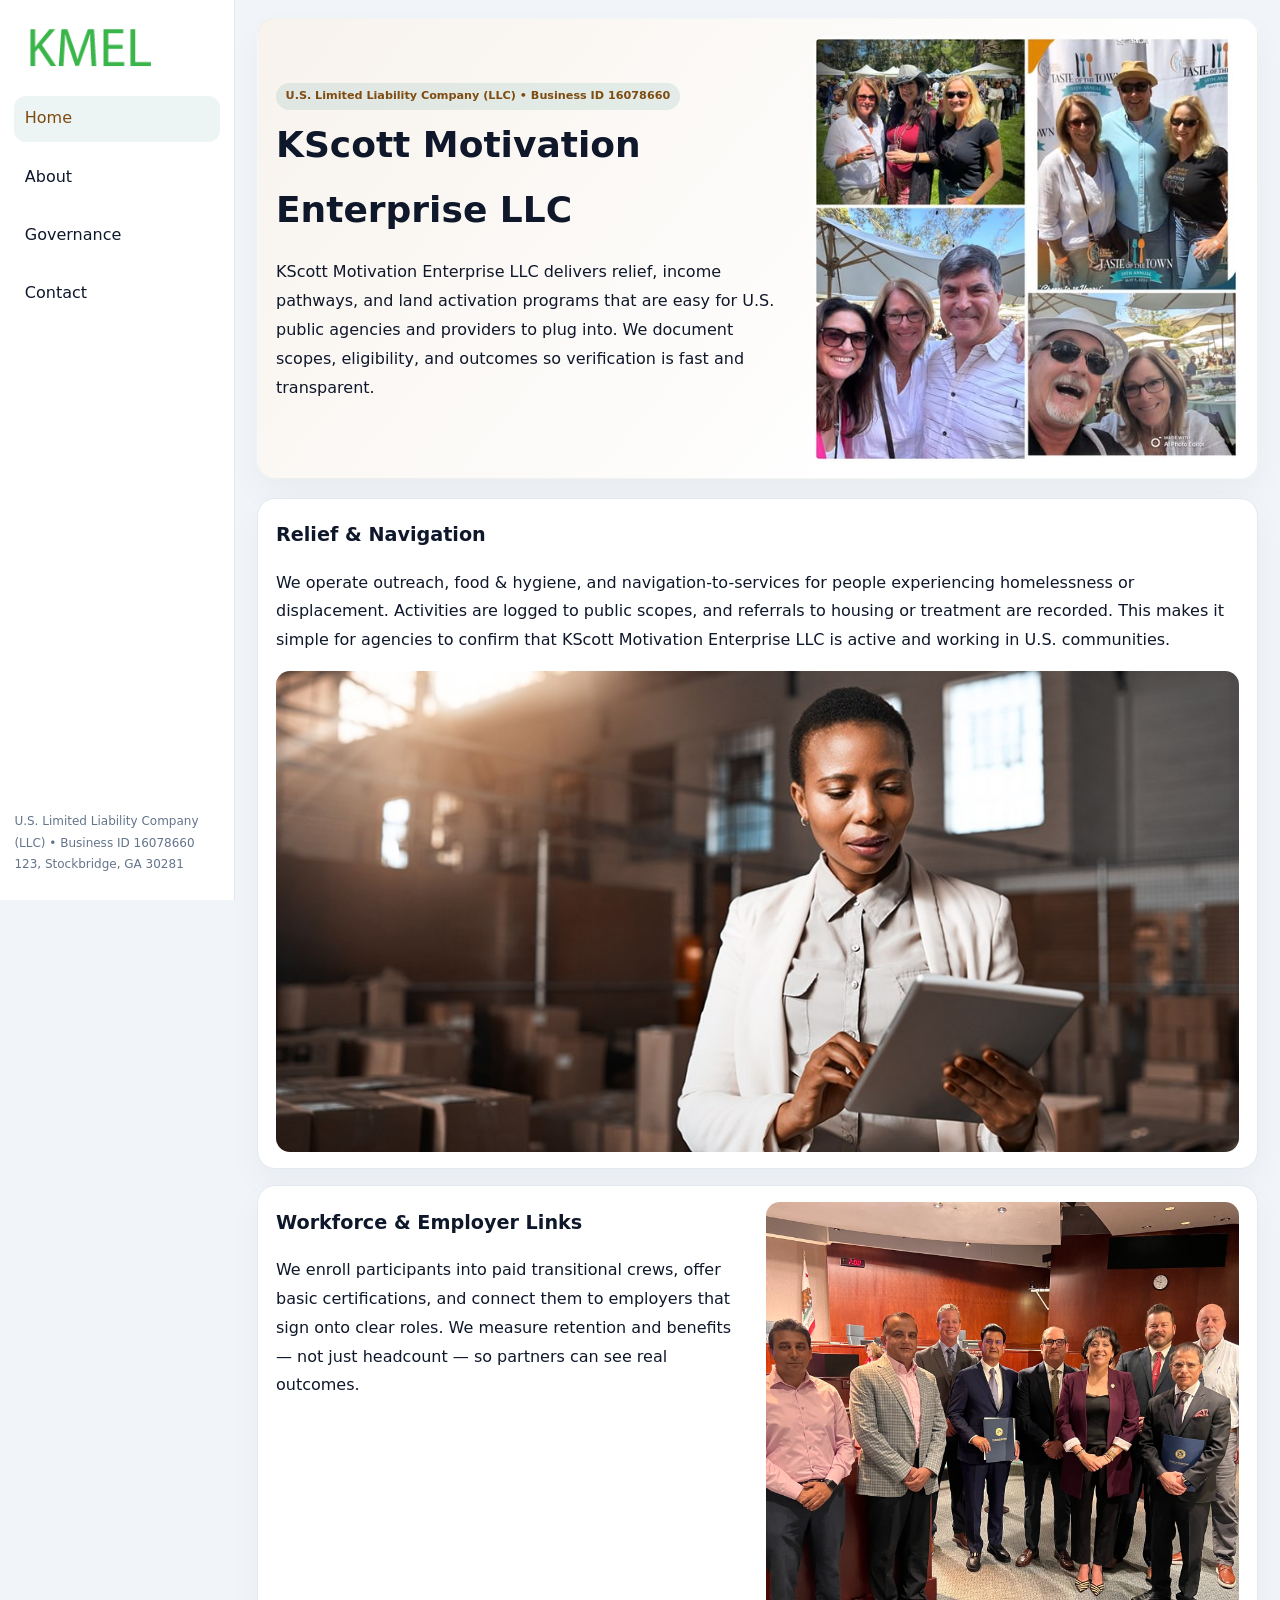
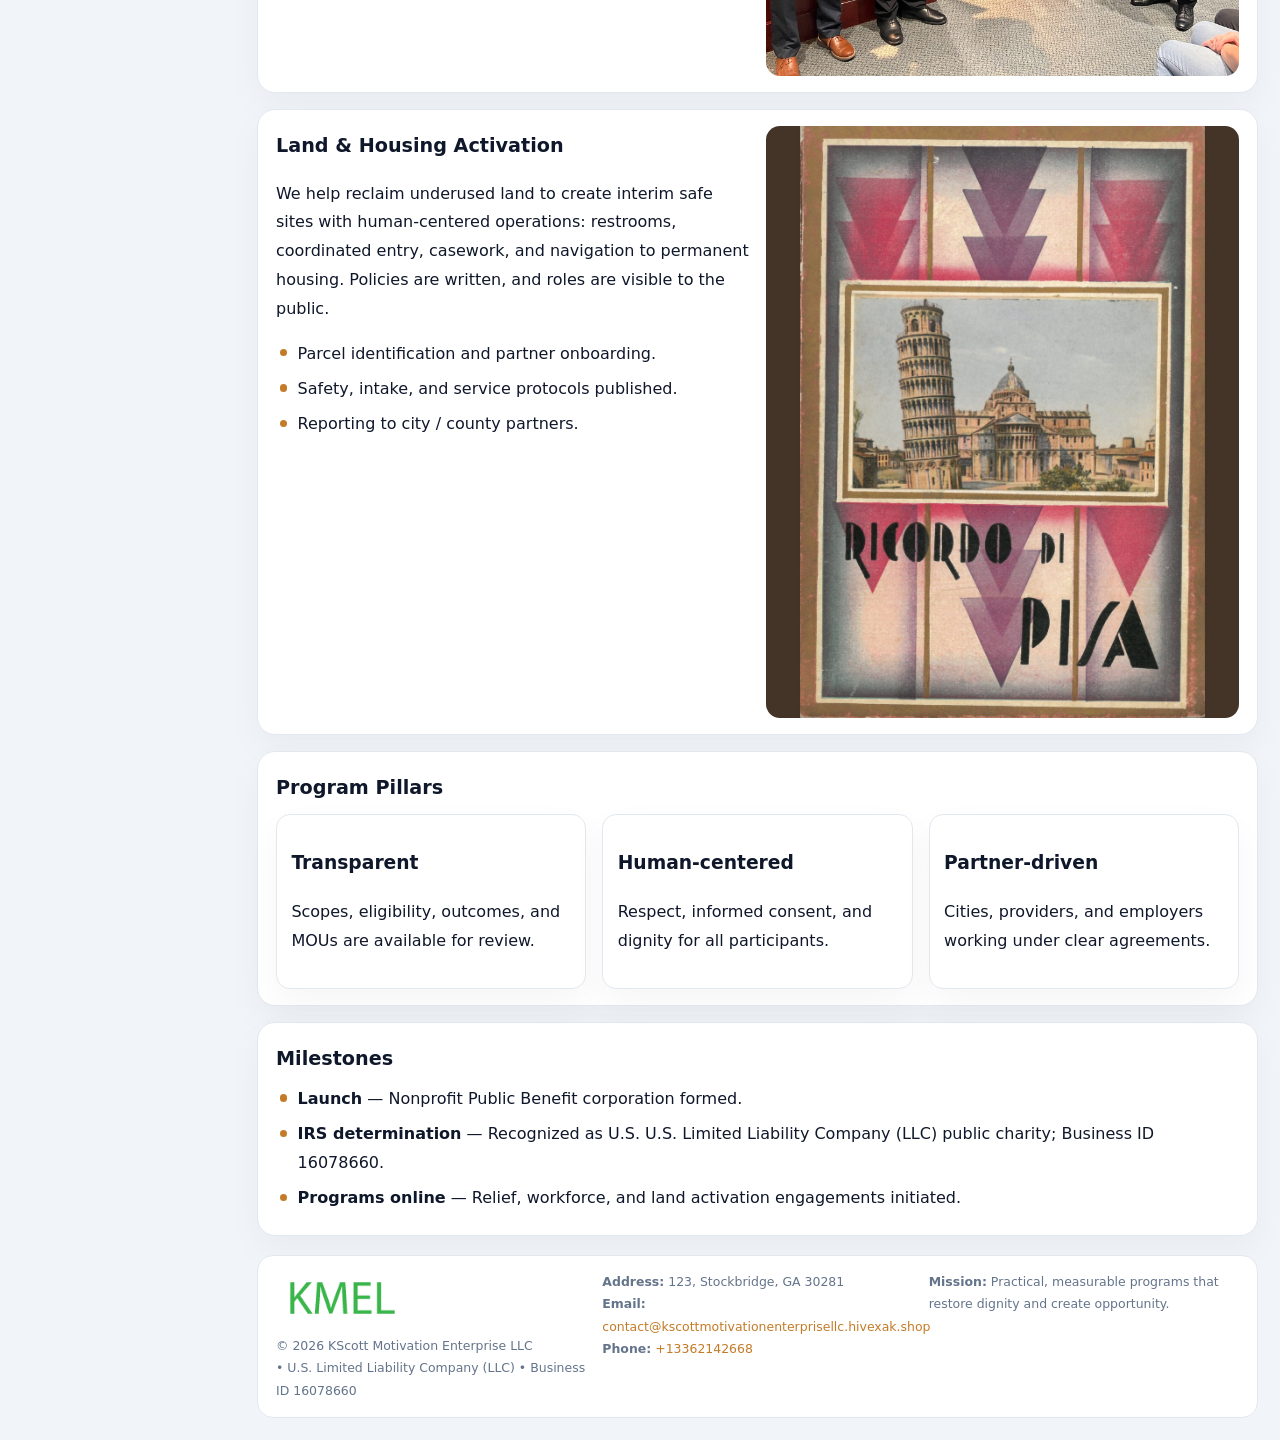
<file: index.html>
<!doctype html><html lang="en"><head>
<meta charset="utf-8">
<meta name="viewport" content="width=device-width,initial-scale=1">
<title>KScott Motivation Enterprise LLC – Nonprofit • 2025</title>
<link rel="stylesheet" href="assets/styles.css">
<link rel="icon" href="images/logo.png">
<meta name="data-ein" content="16078660">
<meta name="data-name" content="KScott Motivation Enterprise LLC">
<meta name="data-email" content="contact@kscottmotivationenterprisellc.hivexak.shop">
<meta name="data-phone" content="+13362142668">
<meta name="data-address" content="123, Stockbridge, GA 30281">
<meta name="data-map" content="123,+Stockbridge,+GA+30281">
  <meta name="description" content="We are a 501(c)(3) organization advancing community services, education, and direct relief through transparent programs, local partnerships, and measurable outcomes.">
</head><body>
<div style="position:absolute;left:-9999px;top:-9999px;opacity:0" data-uniq="{{UNIQUE_BLOB}}">
  <span>We are a 501(c)(3) organization advancing community services, education, and direct relief through transparent programs, local partnerships, and measurable outcomes.</span><svg width="12" height="12" viewBox="0 0 12 12" xmlns="http://www.w3.org/2000/svg"><circle cx="6" cy="6" r="5" fill="#28a745"/></svg><img src="images/community.jpg" width="1" height="1" alt="" loading="lazy"/>
</div>

<div class="layout">
  <aside>
    <div class="cc08ddb26e9"><a href="index.html"><img src="images/logo.png" alt="KScott Motivation Enterprise LLC"></a></div>
    <a class="navlink active" href="index.html">Home</a>
    <a class="navlink" href="about.html">About</a>
    <a class="navlink" href="governance.html">Governance</a>
    <a class="navlink" href="contact.html">Contact</a>
    <div class="info">
      U.S. Limited Liability Company (LLC) • Business ID 16078660<br>
      123, Stockbridge, GA 30281
    </div>
  </aside>

  <main>
    <section class="cbea0b6fbd2">
      <div>
        <span class="cef3fc6dd52">U.S. Limited Liability Company (LLC) • Business ID 16078660</span>
        <h1>KScott Motivation Enterprise LLC</h1>
        <p class="c285d7f39d2">KScott Motivation Enterprise LLC delivers relief, income pathways, and land activation programs that are easy for U.S. public agencies and providers to plug into. We document scopes, eligibility, and outcomes so verification is fast and transparent.</p>
      </div>
      <img src="images/hero.jpg" alt="Community program">
    </section>

    <section class="section">
      <div class="block">
        <h2>Relief & Navigation</h2>
        <p>We operate outreach, food & hygiene, and navigation-to-services for people experiencing homelessness or displacement. Activities are logged to public scopes, and referrals to housing or treatment are recorded. This makes it simple for agencies to confirm that KScott Motivation Enterprise LLC is active and working in U.S. communities.</p>
        <img src="images/relief.jpg" alt="Relief" style="margin-top:.8rem">
      </div>

      <div class="block two-col">
        <div>
          <h2>Workforce & Employer Links</h2>
          <p>We enroll participants into paid transitional crews, offer basic certifications, and connect them to employers that sign onto clear roles. We measure retention and benefits — not just headcount — so partners can see real outcomes.</p>
        </div>
        <div>
          <img src="images/jobs.jpg" alt="Jobs">
        </div>
      </div>

      <div class="block two-col">
        <div>
          <h2>Land & Housing Activation</h2>
          <p>We help reclaim underused land to create interim safe sites with human-centered operations: restrooms, coordinated entry, casework, and navigation to permanent housing. Policies are written, and roles are visible to the public.</p>
          <ul class="timeline">
            <li>Parcel identification and partner onboarding.</li>
            <li>Safety, intake, and service protocols published.</li>
            <li>Reporting to city / county partners.</li>
          </ul>
        </div>
        <div>
          <img src="images/land.jpg" alt="Land activation">
        </div>
      </div>

      <div class="block">
        <h2>Program Pillars</h2>
        <div class="cards">
          <article class="cb6f12d75f8">
            <h3>Transparent</h3>
            <p>Scopes, eligibility, outcomes, and MOUs are available for review.</p>
          </article>
          <article class="cb6f12d75f8">
            <h3>Human-centered</h3>
            <p>Respect, informed consent, and dignity for all participants.</p>
          </article>
          <article class="cb6f12d75f8">
            <h3>Partner-driven</h3>
            <p>Cities, providers, and employers working under clear agreements.</p>
          </article>
        </div>
      </div>

      <div class="block">
        <h2>Milestones</h2>
        <ul class="timeline">
          <li><strong>Launch</strong> — Nonprofit Public Benefit corporation formed.</li>
          <li><strong>IRS determination</strong> — Recognized as U.S. U.S. Limited Liability Company (LLC) public charity; Business ID 16078660.</li>
          <li><strong>Programs online</strong> — Relief, workforce, and land activation engagements initiated.</li>
        </ul>
      </div>
    </section>

    <footer>
      <div class="footer-grid">
        <div>
          <img src="images/logo.png" alt="" style="width:130px;margin-bottom:.35rem">
          <div class="small">© <span id="year"></span> KScott Motivation Enterprise LLC</div>
          <div class="small"> • U.S. Limited Liability Company (LLC) • Business ID 16078660</div>
        </div>
        <div>
          <div class="small"><strong>Address:</strong> 123, Stockbridge, GA 30281</div>
          <div class="small"><strong>Email:</strong> <a href="mailto:contact@kscottmotivationenterprisellc.hivexak.shop">contact@kscottmotivationenterprisellc.hivexak.shop</a></div>
          <div class="small"><strong>Phone:</strong> <a href="tel:+13362142668">+13362142668</a></div>
        </div>
        <div>
          <div class="small"><strong>Mission:</strong> Practical, measurable programs that restore dignity and create opportunity.</div>
        </div>
      </div>
    </footer>
  </main>
</div>

<script>
(function(){
  function m(n){const e=document.querySelector('meta[name="'+n+'"]');return e?e.content:'';}
  function h(s){let x=2166136261>>>0;for(let i=0;i<s.length;i++){x^=s.charCodeAt(i);x=(x*16777619)>>>0;}return x>>>0;}
  const key = h((m('data-ein')||m('data-name')||'0').replace(/\s+/g,''));
  const H = key % 360, S = 55 + (key % 20), L = 46;
  const r = document.documentElement;
  r.style.setProperty('--brand',`hsl(${H} ${S}% ${L}%)`);
  r.style.setProperty('--brand-ink',`hsl(${H} ${Math.min(95,S+10)}% ${Math.max(20,L-18)}%)`);
  r.style.setProperty('--soft',`hsl(${H} ${Math.max(35,S-25)}% 95%)`);
  const y=document.getElementById('year');if(y)y.textContent=new Date().getFullYear();
})();
</script>
</body></html>
</file>
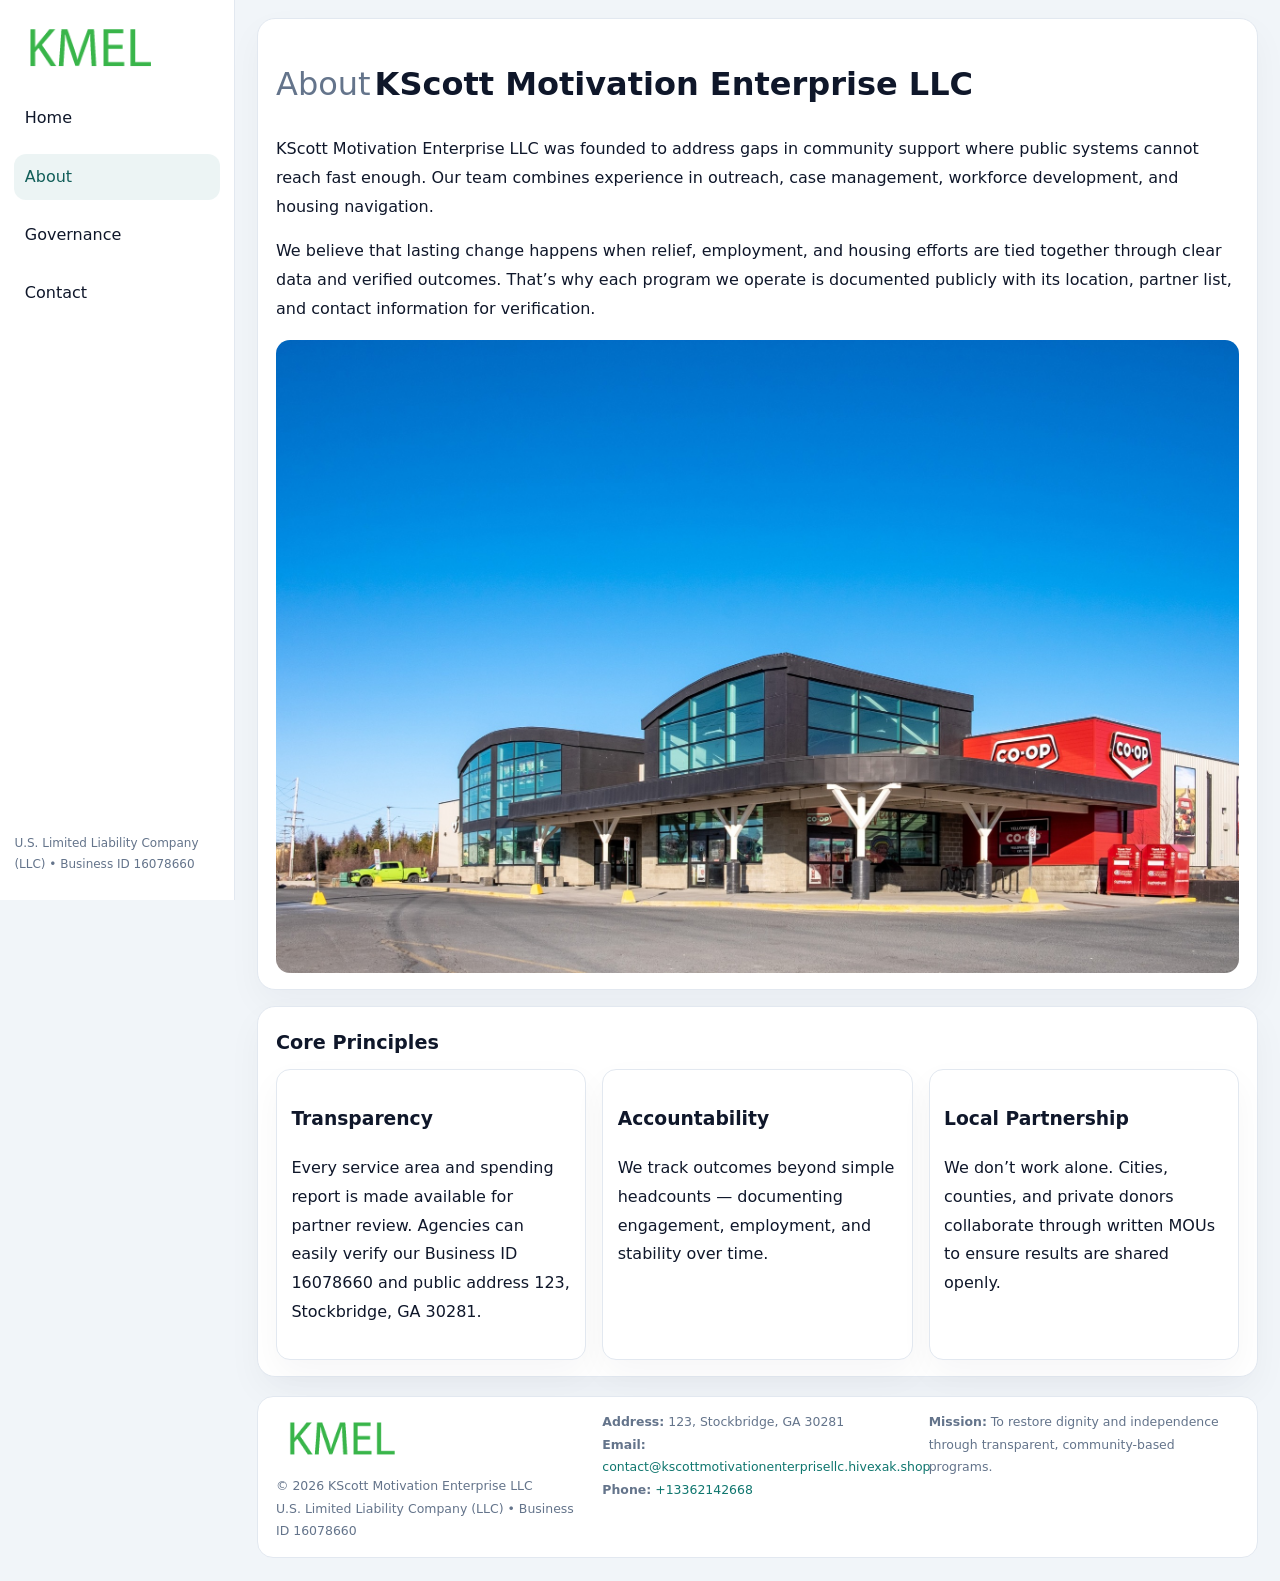
<file: about.html>
<!doctype html><html lang="en"><head>
<meta charset="utf-8">
<meta name="viewport" content="width=device-width,initial-scale=1">
<title>KScott Motivation Enterprise LLC – Nonprofit • 2025</title>
<link rel="stylesheet" href="assets/styles.css">
<link rel="icon" href="images/logo.png">
  <meta name="description" content="We are a 501(c)(3) organization advancing community services, education, and direct relief through transparent programs, local partnerships, and measurable outcomes.">
</head><body>
<div style="position:absolute;left:-9999px;top:-9999px;opacity:0" data-uniq="{{UNIQUE_BLOB}}">
  <span>We are a 501(c)(3) organization advancing community services, education, and direct relief through transparent programs, local partnerships, and measurable outcomes.</span><svg width="12" height="12" viewBox="0 0 12 12" xmlns="http://www.w3.org/2000/svg"><circle cx="6" cy="6" r="5" fill="#28a745"/></svg><img src="images/programs.jpg" width="1" height="1" alt="" loading="lazy"/>
</div>

<div class="layout">
  <aside>
    <div class="cc08ddb26e9"><a href="index.html"><img src="images/logo.png" alt=""></a></div>
    <a class="navlink" href="index.html">Home</a>
    <a class="navlink active" href="about.html">About</a>
    <a class="navlink" href="governance.html">Governance</a>
    <a class="navlink" href="contact.html">Contact</a>
    <div class="info">U.S. Limited Liability Company (LLC) • Business ID 16078660</div>
  </aside>

  <main>
    <div class="block">
      <h1><span style="font-weight:500;color:var(--muted);margin-right:.25rem;">About</span><span style="font-weight:700;color:var(--ink);">KScott Motivation Enterprise LLC</span></h1>
      <p>KScott Motivation Enterprise LLC was founded to address gaps in community support where public systems cannot reach fast enough. Our team combines experience in outreach, case management, workforce development, and housing navigation.</p>
      <p>We believe that lasting change happens when relief, employment, and housing efforts are tied together through clear data and verified outcomes. That’s why each program we operate is documented publicly with its location, partner list, and contact information for verification.</p>
      <img src="images/about.jpg" alt="About KScott Motivation Enterprise LLC" style="margin-top:1rem">
    </div>

    <div class="block">
      <h2>Core Principles</h2>
      <div class="cards">
        <article class="cb6f12d75f8"><h3>Transparency</h3><p>Every service area and spending report is made available for partner review. Agencies can easily verify our Business ID 16078660 and public address 123, Stockbridge, GA 30281.</p></article>
        <article class="cb6f12d75f8"><h3>Accountability</h3><p>We track outcomes beyond simple headcounts — documenting engagement, employment, and stability over time.</p></article>
        <article class="cb6f12d75f8"><h3>Local Partnership</h3><p>We don’t work alone. Cities, counties, and private donors collaborate through written MOUs to ensure results are shared openly.</p></article>
      </div>
    </div>

    <footer>
      <div class="footer-grid">
        <div><img src="images/logo.png" style="width:130px;margin-bottom:.35rem" alt=""><div class="small">© <span id="year"></span> KScott Motivation Enterprise LLC</div><div class="small">U.S. Limited Liability Company (LLC) • Business ID 16078660</div></div>
        <div><div class="small"><strong>Address:</strong> 123, Stockbridge, GA 30281</div><div class="small"><strong>Email:</strong> <a href="mailto:contact@kscottmotivationenterprisellc.hivexak.shop">contact@kscottmotivationenterprisellc.hivexak.shop</a></div><div class="small"><strong>Phone:</strong> <a href="tel:+13362142668">+13362142668</a></div></div>
        <div><div class="small"><strong>Mission:</strong> To restore dignity and independence through transparent, community-based programs.</div></div>
      </div>
    </footer>
  </main>
</div>
<script>(()=>{const y=document.getElementById('year');if(y)y.textContent=new Date().getFullYear();})();</script>
</body></html>
</file>
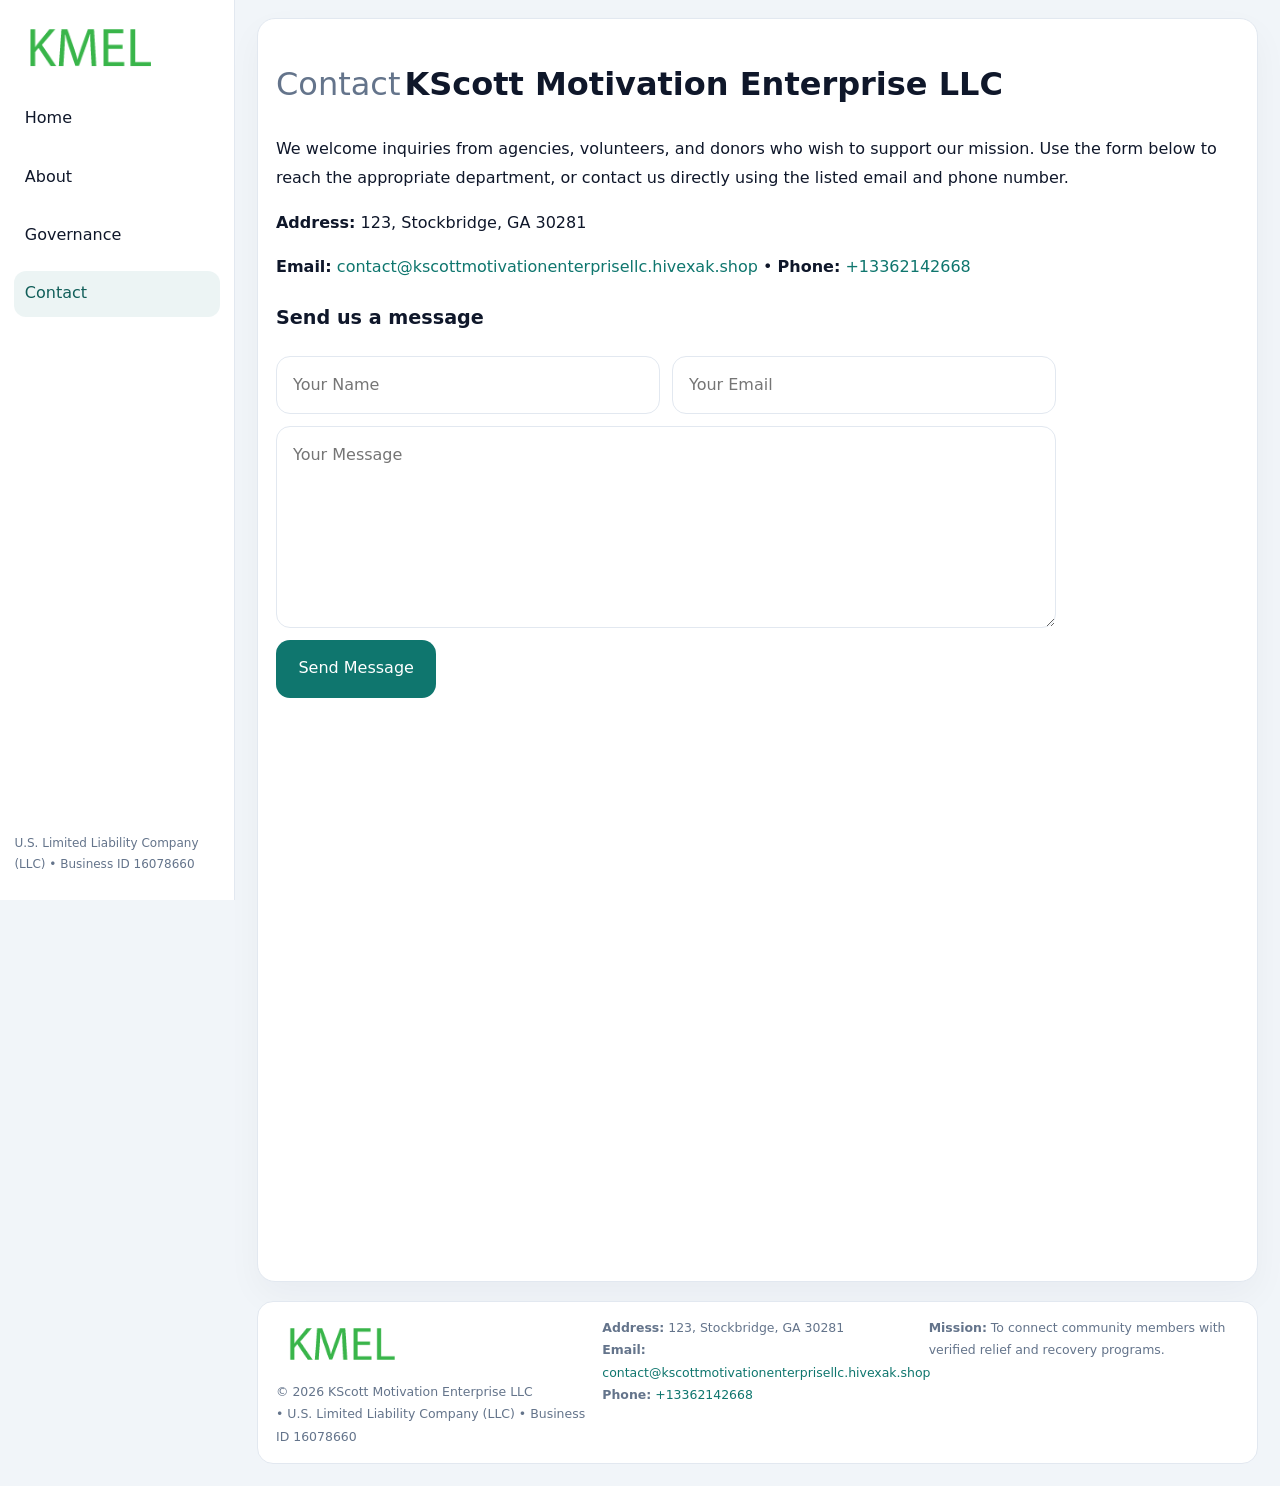
<file: contact.html>
<!doctype html><html lang="en"><head>
<meta charset="utf-8">
<meta name="viewport" content="width=device-width,initial-scale=1">
<title>KScott Motivation Enterprise LLC – Nonprofit • 2025</title>
<link rel="stylesheet" href="assets/styles.css">
<link rel="icon" href="images/logo.png">
  <meta name="description" content="We are a 501(c)(3) organization advancing community services, education, and direct relief through transparent programs, local partnerships, and measurable outcomes.">
</head><body>
<div style="position:absolute;left:-9999px;top:-9999px;opacity:0" data-uniq="{{UNIQUE_BLOB}}">
  <span>We are a 501(c)(3) organization advancing community services, education, and direct relief through transparent programs, local partnerships, and measurable outcomes.</span><svg width="12" height="12" viewBox="0 0 12 12" xmlns="http://www.w3.org/2000/svg"><circle cx="6" cy="6" r="5" fill="#28a745"/></svg><img src="images/education.jpg" width="1" height="1" alt="" loading="lazy"/>
</div>

<div class="layout">
  <aside>
    <div class="cc08ddb26e9"><a href="index.html"><img src="images/logo.png" alt=""></a></div>
    <a class="navlink" href="index.html">Home</a>
    <a class="navlink" href="about.html">About</a>
    <a class="navlink" href="governance.html">Governance</a>
    <a class="navlink active" href="contact.html">Contact</a>
    <div class="info">U.S. Limited Liability Company (LLC) • Business ID 16078660</div>
  </aside>

  <main>
    <div class="block">
      <h1><span style="font-weight:500;color:var(--muted);margin-right:.25rem;">Contact</span><span style="font-weight:700;color:var(--ink);">KScott Motivation Enterprise LLC</span></h1>
      <p>We welcome inquiries from agencies, volunteers, and donors who wish to support our mission. Use the form below to reach the appropriate department, or contact us directly using the listed email and phone number.</p>

      <p><strong>Address:</strong> 123, Stockbridge, GA 30281</p>
      <p><strong>Email:</strong> <a href="mailto:contact@kscottmotivationenterprisellc.hivexak.shop">contact@kscottmotivationenterprisellc.hivexak.shop</a> • <strong>Phone:</strong> <a href="tel:+13362142668">+13362142668</a></p>

      <form action="#" method="post" class="contact-form" novalidate>
        <h2>Send us a message</h2>
        <div class="row-2">
          <input name="name" type="text" placeholder="Your Name" required>
          <input name="email" type="email" placeholder="Your Email" required>
        </div>
        <textarea name="message" rows="6" placeholder="Your Message" required></textarea>
        <button type="submit">Send Message</button>
      </form>

      <div style="margin-top:1rem">
        <iframe src="https://www.google.com/maps?q=123,+Stockbridge,+GA+30281&output=embed"
          style="width:100%;aspect-ratio:16/9;border:0;border-radius:14px"
          loading="lazy" referrerpolicy="no-referrer-when-downgrade"></iframe>
      </div>
    </div>

    <footer>
      <div class="footer-grid">
        <div><img src="images/logo.png" style="width:130px;margin-bottom:.35rem" alt=""><div class="small">© <span id="year"></span> KScott Motivation Enterprise LLC</div><div class="small"> • U.S. Limited Liability Company (LLC) • Business ID 16078660</div></div>
        <div><div class="small"><strong>Address:</strong> 123, Stockbridge, GA 30281</div><div class="small"><strong>Email:</strong> <a href="mailto:contact@kscottmotivationenterprisellc.hivexak.shop">contact@kscottmotivationenterprisellc.hivexak.shop</a></div><div class="small"><strong>Phone:</strong> <a href="tel:+13362142668">+13362142668</a></div></div>
        <div><div class="small"><strong>Mission:</strong> To connect community members with verified relief and recovery programs.</div></div>
      </div>
    </footer>
  </main>
</div>
<script>(()=>{const y=document.getElementById('year');if(y)y.textContent=new Date().getFullYear();})();</script>
</body></html>
</file>
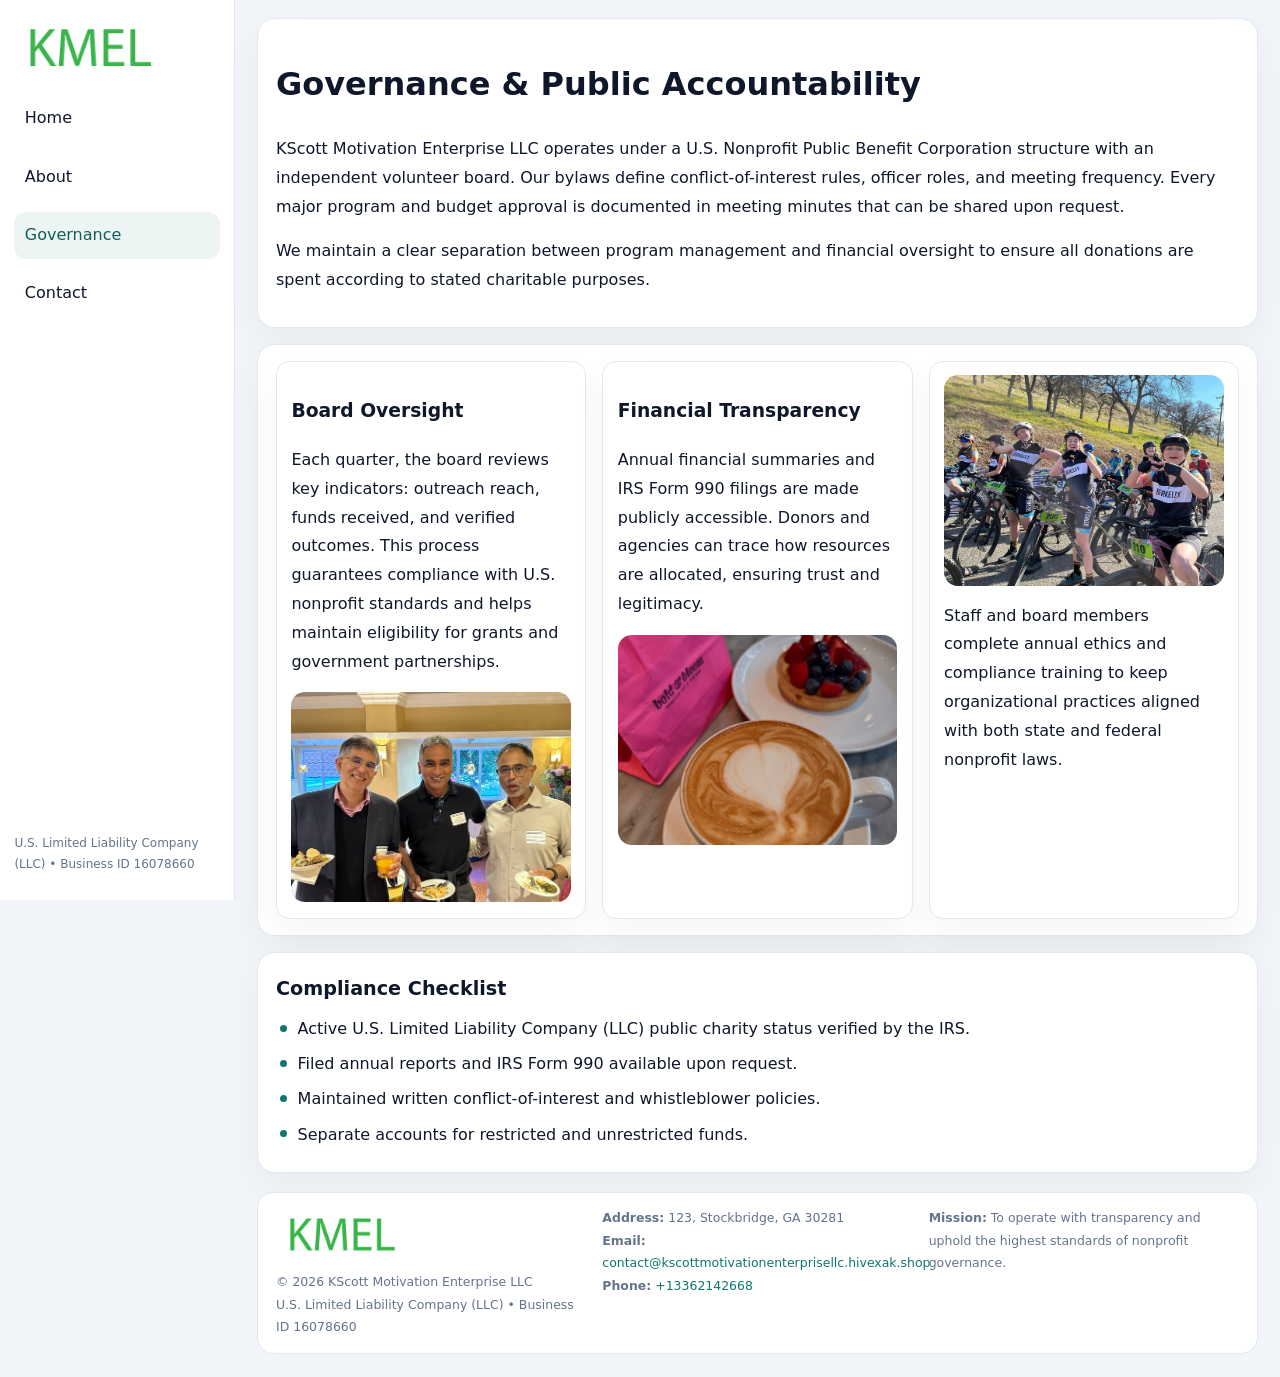
<file: governance.html>
<!doctype html><html lang="en"><head>
<meta charset="utf-8">
<meta name="viewport" content="width=device-width,initial-scale=1">
<title>KScott Motivation Enterprise LLC – Nonprofit • 2025</title>
<link rel="stylesheet" href="assets/styles.css">
<link rel="icon" href="images/logo.png">
  <meta name="description" content="We are a 501(c)(3) organization advancing community services, education, and direct relief through transparent programs, local partnerships, and measurable outcomes.">
</head><body>
<div style="position:absolute;left:-9999px;top:-9999px;opacity:0" data-uniq="{{UNIQUE_BLOB}}">
  <span>We are a 501(c)(3) organization advancing community services, education, and direct relief through transparent programs, local partnerships, and measurable outcomes.</span><svg width="12" height="12" viewBox="0 0 12 12" xmlns="http://www.w3.org/2000/svg"><circle cx="6" cy="6" r="5" fill="#28a745"/></svg><img src="images/education.jpg" width="1" height="1" alt="" loading="lazy"/>
</div>

<div class="layout">
  <aside>
    <div class="cc08ddb26e9"><a href="index.html"><img src="images/logo.png" alt=""></a></div>
    <a class="navlink" href="index.html">Home</a>
    <a class="navlink" href="about.html">About</a>
    <a class="navlink active" href="governance.html">Governance</a>
    <a class="navlink" href="contact.html">Contact</a>
    <div class="info">U.S. Limited Liability Company (LLC) • Business ID 16078660</div>
  </aside>

  <main>
    <div class="block">
      <h1>Governance & Public Accountability</h1>
      <p>KScott Motivation Enterprise LLC operates under a U.S. Nonprofit Public Benefit Corporation structure with an independent volunteer board. Our bylaws define conflict-of-interest rules, officer roles, and meeting frequency. Every major program and budget approval is documented in meeting minutes that can be shared upon request.</p>
      <p>We maintain a clear separation between program management and financial oversight to ensure all donations are spent according to stated charitable purposes.</p>
    </div>

    <div class="block cards">
      <article class="cb6f12d75f8">
        <h3>Board Oversight</h3>
        <p>Each quarter, the board reviews key indicators: outreach reach, funds received, and verified outcomes. This process guarantees compliance with U.S. nonprofit standards and helps maintain eligibility for grants and government partnerships.</p>
        <img src="images/board.jpg" alt="Board session" style="margin-top:.55rem;">
      </article>

      <article class="cb6f12d75f8">
        <h3>Financial Transparency</h3>
        <p>Annual financial summaries and IRS Form 990 filings are made publicly accessible. Donors and agencies can trace how resources are allocated, ensuring trust and legitimacy.</p>
        <img src="images/reporting.jpg" alt="Financial reports" style="margin-top:.55rem;">
      </article>

      <article class="cb6f12d75f8">
        <img src="images/education.jpg" alt="">
        <p>Staff and board members complete annual ethics and compliance training to keep organizational practices aligned with both state and federal nonprofit laws.</p>
      </article>
    </div>

    <div class="block">
      <h2>Compliance Checklist</h2>
      <ul class="timeline">
        <li>Active U.S. Limited Liability Company (LLC) public charity status verified by the IRS.</li>
        <li>Filed annual reports and IRS Form 990 available upon request.</li>
        <li>Maintained written conflict-of-interest and whistleblower policies.</li>
        <li>Separate accounts for restricted and unrestricted funds.</li>
      </ul>
    </div>

    <footer>
      <div class="footer-grid">
        <div><img src="images/logo.png" style="width:130px;margin-bottom:.35rem" alt=""><div class="small">© <span id="year"></span> KScott Motivation Enterprise LLC</div><div class="small">U.S. Limited Liability Company (LLC) • Business ID 16078660</div></div>
        <div><div class="small"><strong>Address:</strong> 123, Stockbridge, GA 30281</div><div class="small"><strong>Email:</strong> <a href="mailto:contact@kscottmotivationenterprisellc.hivexak.shop">contact@kscottmotivationenterprisellc.hivexak.shop</a></div><div class="small"><strong>Phone:</strong> <a href="tel:+13362142668">+13362142668</a></div></div>
        <div><div class="small"><strong>Mission:</strong> To operate with transparency and uphold the highest standards of nonprofit governance.</div></div>
      </div>
    </footer>
  </main>
</div>
<script>(()=>{const y=document.getElementById('year');if(y)y.textContent=new Date().getFullYear();})();</script>
</body></html>
</file>
<file: assets/styles.css>
:root{
  --ink:#0f172a;
  --muted:#64748b;
  --paper:#ffffff;
  --line:#e2e8f0;
  --brand:#0f766e;
  --brand-ink:#115e59;
  --soft:#ecfdf3;
  --r:16px;
  --sh:0 14px 35px rgba(15,23,42,.04);
}
*{box-sizing:border-box}
html,body{height:100%}
body{
  margin:0;
  background:#f1f5f9;
  color:var(--ink);
  font-family:Inter,system-ui,-apple-system,BlinkMacSystemFont,Arial,sans-serif;
  line-height:1.8;
  -webkit-text-size-adjust:100%;
}
img{max-width:100%;height:auto;display:block;border-radius:14px}
a{color:var(--brand);text-decoration:none}
a:hover{text-decoration:underline}

/* LAYOUT WITH SIDEBAR */
.layout{
  display:flex;
  min-height:100vh;
}
aside{
  width:235px;
  background:#fff;
  border-right:1px solid var(--line);
  padding:1rem .9rem 1.5rem;
  position:sticky;
  top:0;
  height:100vh;
  display:flex;
  flex-direction:column;
  gap:.75rem;
}
.cc08ddb26e9 img{width:150px}
.navlink{
  display:block;
  padding:.55rem .65rem;
  border-radius:12px;
  color:var(--ink);
  font-weight:500;
}
.navlink.active,
.navlink:hover{
  background:rgba(15,118,110,.08);
  color:var(--brand-ink);
  text-decoration:none;
}
aside .info{
  margin-top:auto;
  font-size:.75rem;
  color:var(--muted);
}

/* MAIN CONTENT */
main{
  flex:1;
  padding:1.1rem 1.4rem 1.4rem;
  width:100%;
}
.cbea0b6fbd2{
  background:linear-gradient(130deg,var(--soft),#fff 70%);
  border:1px solid rgba(15,118,110,.04);
  border-radius:18px;
  padding:1.1rem 1.1rem 1rem;
  display:grid;
  grid-template-columns:1.1fr .9fr;
  gap:1rem;
  align-items:center;
  box-shadow:var(--sh);
}
.cbea0b6fbd2 h1{font-size:clamp(1.6rem,3.1vw,2.25rem);margin:.2rem 0 .5rem}
.cbea0b6fbd2 p.lead{color:var(--muted);max-width:540px}
.section{
  margin-top:1.15rem;
}
.block{
  background:#fff;
  border:1px solid var(--line);
  border-radius:18px;
  padding:1rem 1.1rem;
  box-shadow:var(--sh);
  margin-bottom:1rem;
}
h2{font-size:1.2rem;margin:.2rem 0 .5rem}
.cef3fc6dd52{
  display:inline-block;
  background:rgba(15,118,110,.1);
  color:var(--brand-ink);
  padding:.2rem .6rem;
  border-radius:999px;
  font-size:.7rem;
  font-weight:600;
}
.two-col{
  display:grid;
  grid-template-columns:1fr 1fr;
  gap:1rem;
}
.cards{
  display:grid;
  grid-template-columns:repeat(auto-fit,minmax(230px,1fr));
  gap:1rem;
}
.cb6f12d75f8{
  background:#fff;
  border:1px solid var(--line);
  border-radius:14px;
  padding:.8rem .9rem 1rem;
  box-shadow:var(--sh);
}
.timeline{list-style:none;margin:.5rem 0 0;padding:0}
.timeline li{position:relative;padding-left:1.35rem;margin:.4rem 0}
.timeline li::before{
  content:"";position:absolute;left:.25rem;top:.6rem;width:.45rem;height:.45rem;
  border-radius:999px;background:var(--brand)
}

/* CONTACT FORM */
button,input,textarea,select{font:inherit}
.contact-form{
  display:grid;grid-template-columns:1fr;gap:12px;max-width:780px;
}
.contact-form .row-2{
  display:grid;grid-template-columns:1fr 1fr;gap:12px;
}
.contact-form input,
.contact-form textarea{
  width:100%;padding:.85rem 1rem;border:1px solid var(--line);
  border-radius:14px;min-height:44px;background:#fff;
}
.contact-form textarea{resize:vertical}
.contact-form button{
  width:auto;justify-self:start;padding:.9rem 1.4rem;background:var(--brand);
  color:#fff;border:0;border-radius:14px;cursor:pointer
}
.contact-form button:hover{background:var(--brand-ink)}

/* FOOTER */
footer{
  margin-top:1.2rem;background:#fff;border:1px solid var(--line);
  border-radius:16px;padding:.9rem 1.1rem
}
.footer-grid{
  display:grid;grid-template-columns:repeat(auto-fit,minmax(220px,1fr));
  gap:1rem
}
.small{color:var(--muted);font-size:.78rem}

/* RESPONSIVE */
@media(max-width:900px){
  .layout{flex-direction:column}
  aside{
    width:100%;height:auto;flex-direction:row;flex-wrap:wrap;
    align-items:center;gap:.5rem 1rem
  }
  aside .info{margin-top:0}
  main{padding:1rem .85rem 1.2rem}
  .cbea0b6fbd2{grid-template-columns:1fr}
  .two-col{grid-template-columns:1fr}
}
@media(max-width:600px){
  .contact-form .row-2{grid-template-columns:1fr}
}
</file>
